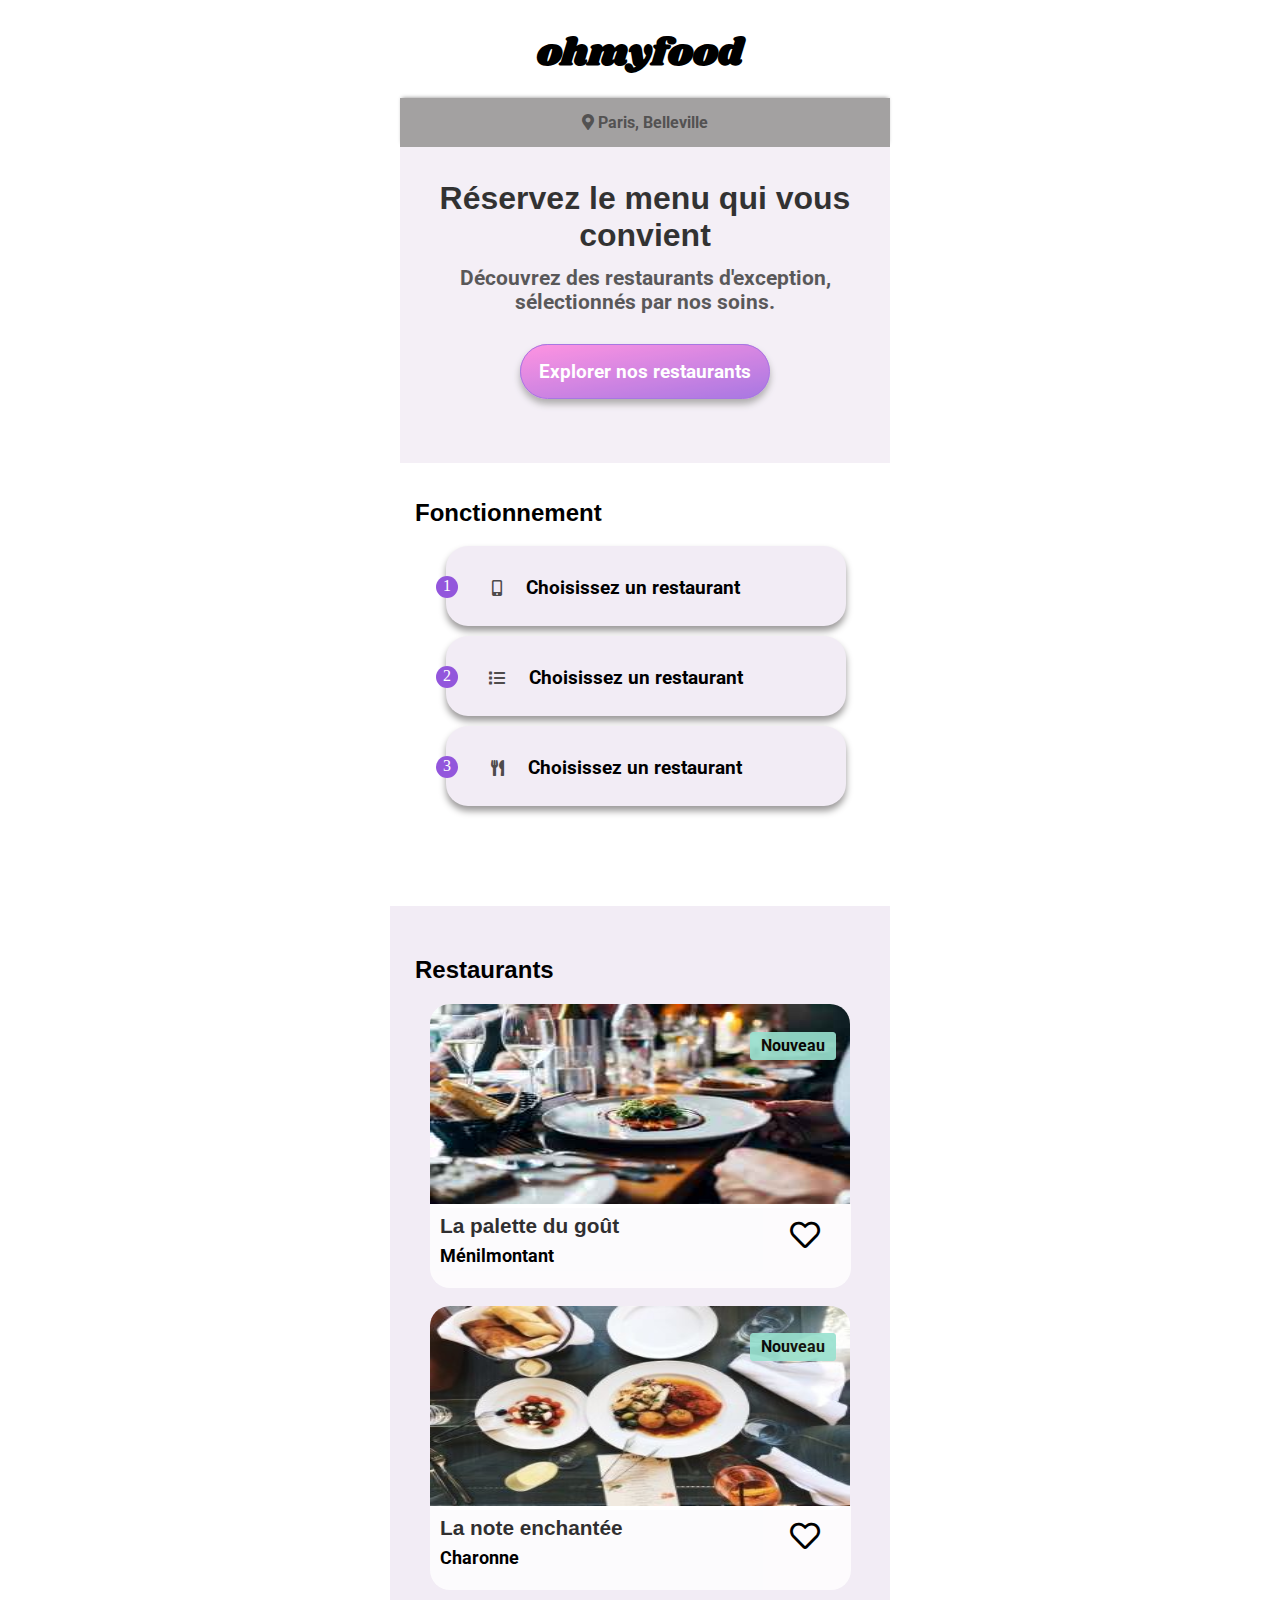
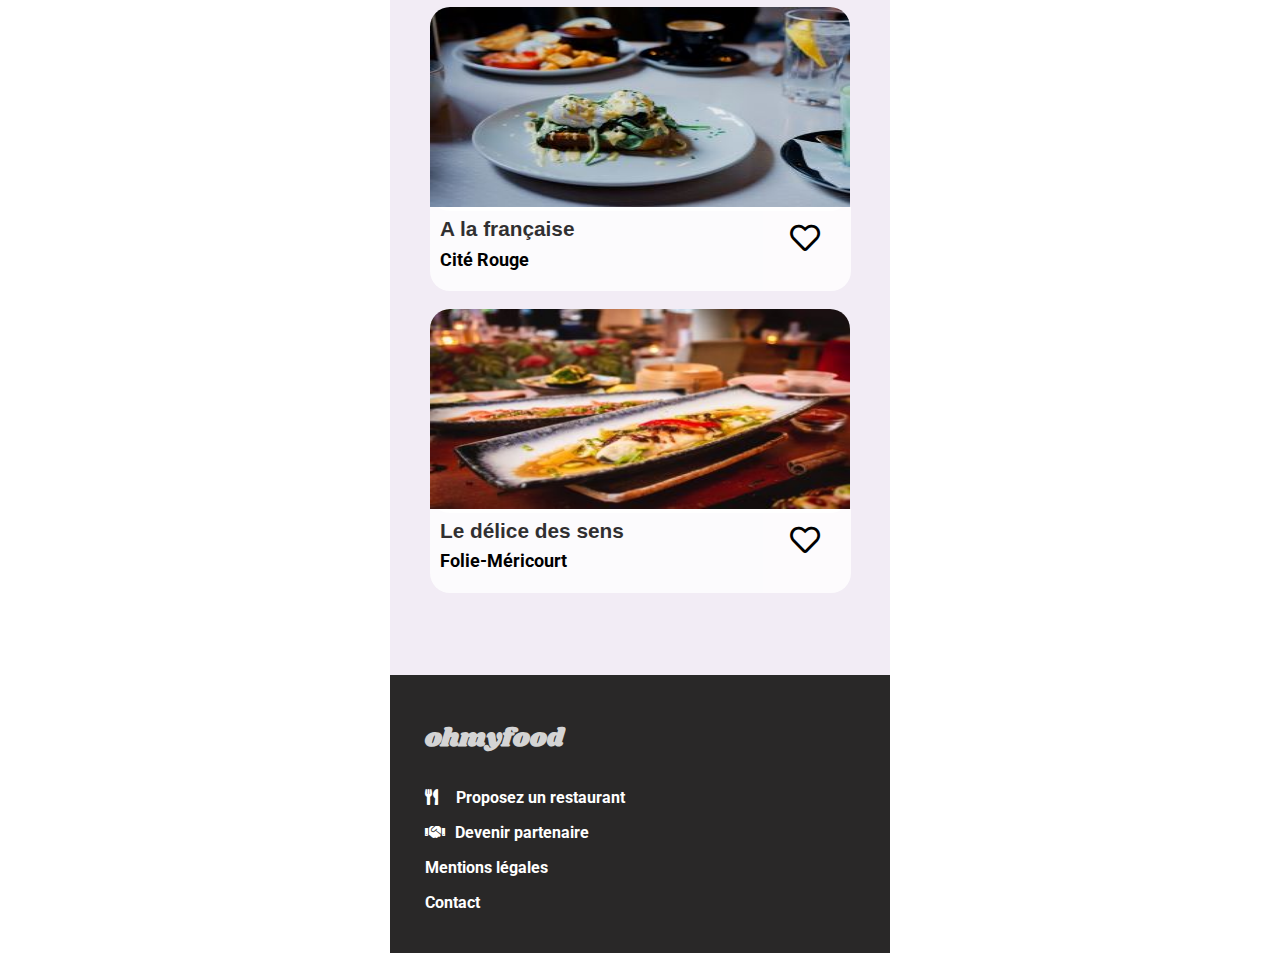
<file: index.html>
<!DOCTYPE html>
<head>
    <meta charset="utf-8">
    <title>ohmyfood</title>
    <link href="css/main.css" rel="stylesheet">
    <link href="css/all.min.css" rel="stylesheet">
    <meta name="viewport" content="width=device-width, initial-scale=1.0">
</head>
<body>
    <header>
        <h1>ohmyfood</h1>
        <p class="localisation"><i class="fas fa-map-marker-alt" aria-hidden="true"></i> Paris, Belleville</p>
        <div class="intro">
            <h2>Réservez le menu qui vous convient</h2>                
            <h3>Découvrez des restaurants d'exception, sélectionnés par nos soins.</h3>  
            <a class="bouton" href= "#">Explorer nos restaurants</a>
        </div>
    </header>
    <section class="fonctionnement">
        <h2>Fonctionnement</h2> 
        <ol>
            <li>
                <span class="nombre">1</span>
                <span class="icone"><i class="fas fa-mobile-alt"></i></span>
                <span class="option">Choisissez un restaurant</span>
            </li>
            <li>
                <span class="nombre">2</span>
                <span class="icone"><i class="fas fa-list"></i></span>
                <span class="option">Choisissez un restaurant</span>
            </li>
            <li>
                <span class="nombre">3</span>
                <span class="icone"><i class="fas fa-utensils"></i></span>
                <span class="option">Choisissez un restaurant</span>
            </li>
        </ol>
    </section>
    <section class="resto">
        <h2>Restaurants</h2>
        <article>
            <figure>
                <img src="images/jay-wennington.jpg" alt="jay">
            </figure>
            <h3 class="titre">La palette du goût</h3>
            <h4>Ménilmontant</h4>
            <span class="etiquette">Nouveau</span>
            <span class='coeur'><i class="far fa-heart"></i></span>
        </article>
            
        <article>
            <figure>
                <img src="images/stil.jpg" alt="stil">
            </figure>
            <h3 class="titre">La note enchantée</h3>
            <h4>Charonne</h4>
            <span class="etiquette">Nouveau</span>
            <span class='coeur'><i class="far fa-heart"></i></span>
        </article>

        <article>
            <figure>
                <img src="images/toa.jpg" alt="toa">
            </figure>
            <h3 class="titre">A la française</h3>
            <h4>Cité Rouge</h4>
            <span class='coeur'><i class="far fa-heart"></i></span>

        </article>
            
        <article>
            <figure>  
                <img src="images/louis.jpg" alt="louis">
            </figure>
            <h3 class="titre">Le délice des sens</h3>
            <h4>Folie-Méricourt</h4>
            <span class='coeur'><i class="far fa-heart"></i></span>
        </article>
    </section>
        
    <footer>
        <h3>ohmyfood</h3>
        <p><i class="fas fa-utensils"></i><span>Proposez un restaurant</span></p>
        <p><i class="fas fa-handshake"></i><span class="partenaire">Devenir partenaire</span></p>
        <p>Mentions légales</p>
        <p>Contact</p>
    </footer>
        
            
        
</body>      
</html>
</file>
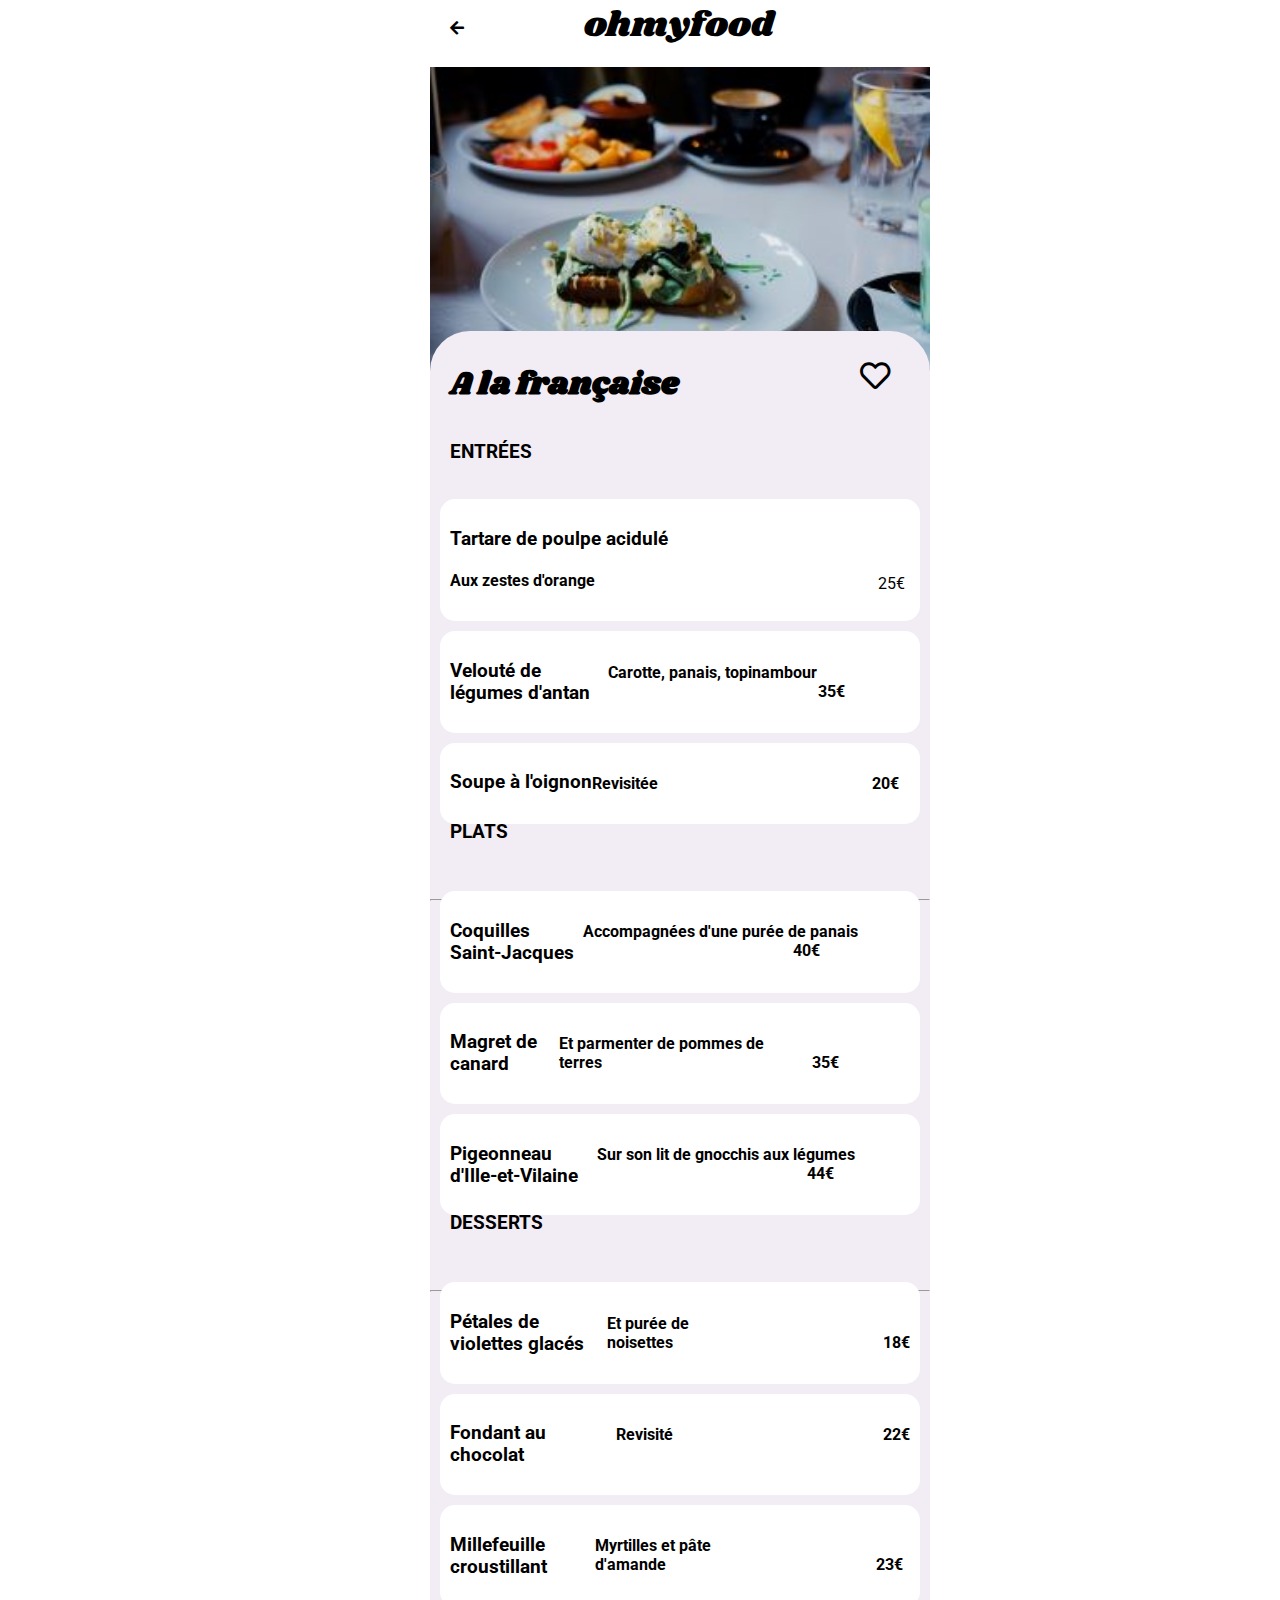
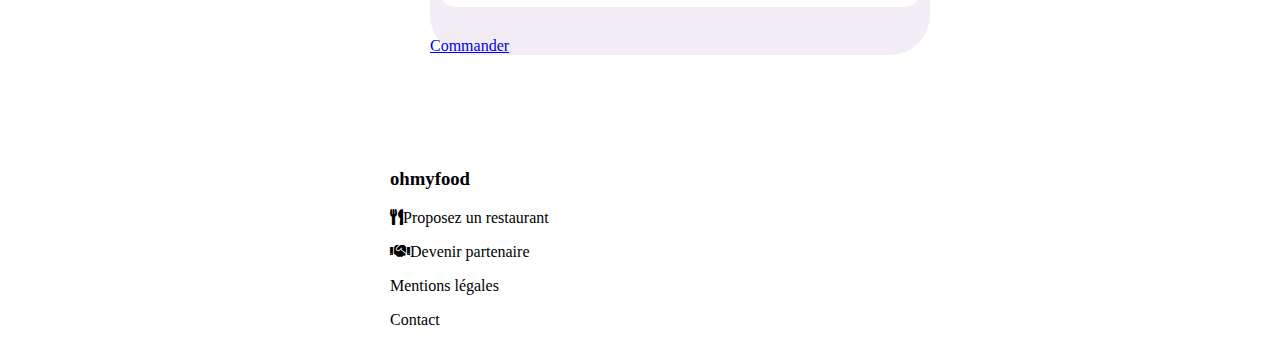
<file: menu1.html>
<!DOCTYPE html>
<head>
    <meta charset="utf-8">
    <title>ohmyfood</title>
    <link href="css/style1.css" rel="stylesheet">
    <link href="css/all.min.css" rel="stylesheet">
    <meta name="viewport" content="width=device-width, initial-scale=1.0">
</head>
<body>
    <header>
        <div class='fleche'><i class="fas fa-arrow-left"></i></div>
        <div class="titre">ohmyfood</div>
    </header>
    <figure>
        <img src="images/toa.jpg" alt="toa">
    </figure>

    
    <section>
        <h1>A la française</h1>
        <span class="coeur"><i class="far fa-heart"></i></span>
        <h2>Entrées</h2>
        <article>
            <div class="menus">
                <h3>Tartare de poulpe acidulé</h3>
                <h4> Aux zestes d'orange</h4>
            </div>
            <div class='prix'>25€</div>
        </article>
        <article>
            <h3>Velouté de légumes d'antan</h3>
            <h4>Carotte, panais, topinambour <span class="prix">35€</span></h4>
        </article>
        <article>
            <h3>Soupe à l'oignon</h3>
            <h4>Revisitée <span class="prix">20€</span></h4>
        </article>

        <h2>Plats</h2>
        <hr>
        <article>
            <h3>Coquilles Saint-Jacques</h3>
            <h4>Accompagnées d'une purée de panais <span class="prix">40€</span></h4>
        </article>
        <article>
            <h3>Magret de canard</h3>
            <h4>Et parmenter de pommes de terres<span class="prix">35€</span></h4>
        </article>
        <article>
            <h3>Pigeonneau d'Ille-et-Vilaine</h3>
            <h4>Sur son lit de gnocchis aux légumes <span class="prix">44€</span></h4>
        </article>

        <h2>Desserts</h2>
        <hr>
        <article>
            <h3>Pétales de violettes glacés</h3>
            <h4>Et purée de noisettes<span class="prix">18€</span></h4>
        </article>
        <article>
            <h3>Fondant au chocolat</h3>
            <h4>Revisité<span class="prix">22€</span></h4>
        </article>
        <article>
            <h3>Millefeuille croustillant</h3>
            <h4>Myrtilles et pâte d'amande<span class="prix">23€</span></h4>
        </article>

        <a class="bouton" href="#">Commander</a>
    </section>

    <footer>
        <h3>ohmyfood</h3>
        <p><i class="fas fa-utensils"></i><span>Proposez un restaurant</span></p>
        <p><i class="fas fa-handshake"></i><span class="partenaire">Devenir partenaire</span></p>
        <p>Mentions légales</p>
        <p>Contact</p>
    </footer>


















</body>
</html>
</file>
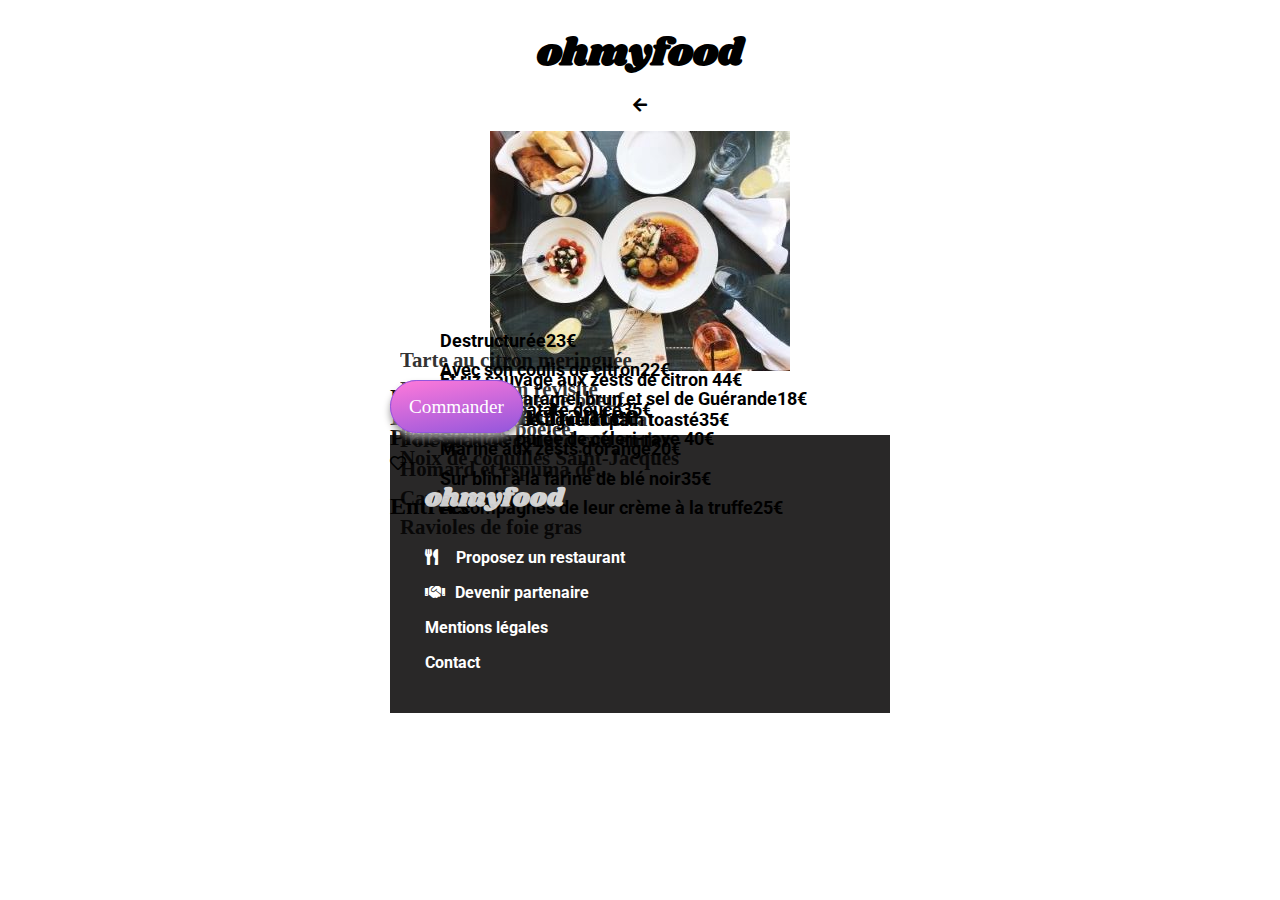
<file: menu2.html>
<!DOCTYPE html>
<head>
    <meta charset="utf-8">
    <title>ohmyfood</title>
    <link href="css/main.css" rel="stylesheet">
    <link href="css/all.min.css" rel="stylesheet">
    <meta name="viewport" content="width=device-width, initial-scale=1.0">
</head>
<body>
    <header>
        <h1>ohmyfood</h1>
        <span><i class="fas fa-arrow-left"></i></span>
        <figure>
            <img src="images/stil.jpg" alt="stil">
        </figure>
    </header>
    <section>
        <h1>La note enchantée</h1>
        <span><i class="far fa-heart"></i><span>
        <h2>Entrées</h2>
        <article>
            <h3>Ravioles de foie gras</h3>
            <h4>Accompagnés de leur crème à la truffe<span class="prix">25€</span></h4>
        </article>
        <article>
            <h3>Caviar osciètre</h3>
            <h4>Sur blini à la farine de blé noir<span class="prix">35€</span></h4>
        </article>
        <article>
            <h3>Homard et espuma de...</h3>
            <h4>Mariné aux zests d'orange<span class="prix">20€</span></h4>
        </article>
        <article>
            <h3>Foie gras de canard cuit entier</h3>
            <h4>Confiture de figue et pain toasté<span class="prix">35€</span></h4>
        </article>


        <h2>Plats</h2>
        <article>
            <h3>Noix de coquilles Saint-Jacques</h3>
            <h4>Sur lit de purée de céleri-rave <span class="prix">40€</span></h4>
        </article>
        <article>
            <h3>Langoustine poêlée</h3>
            <h4>Purée de patate douce<span class="prix">35€</span></h4>
        </article>
        <article>
            <h3>Mijoté de queue de boeuf</h3>
            <h4>Et riz sauvage aux zests de citron <span class="prix">44€</span></h4>
        </article>

        <h2>Desserts</h2>
        <article>
            <h3>Macaron noisette et chocolat</h3>
            <h4>Glace au caramel brun et sel de Guérande<span class="prix">18€</span></h4>
        </article>
        <article>
            <h3>Baba au rhum revisité</h3>
            <h4>Avec son coulis de citron<span class="prix">22€</span></h4>
        </article>
        <article>
            <h3>Tarte au citron meringuée</h3>
            <h4>Destructurée<span class="prix">23€</span></h4>
        </article>

        <a class="bouton" href="#">Commander</a>
    </section>

    <footer>
        <h3>ohmyfood</h3>
        <p><i class="fas fa-utensils"></i><span>Proposez un restaurant</span></p>
        <p><i class="fas fa-handshake"></i><span class="partenaire">Devenir partenaire</span></p>
        <p>Mentions légales</p>
        <p>Contact</p>
    </footer>


















</body>
</html>
</file>
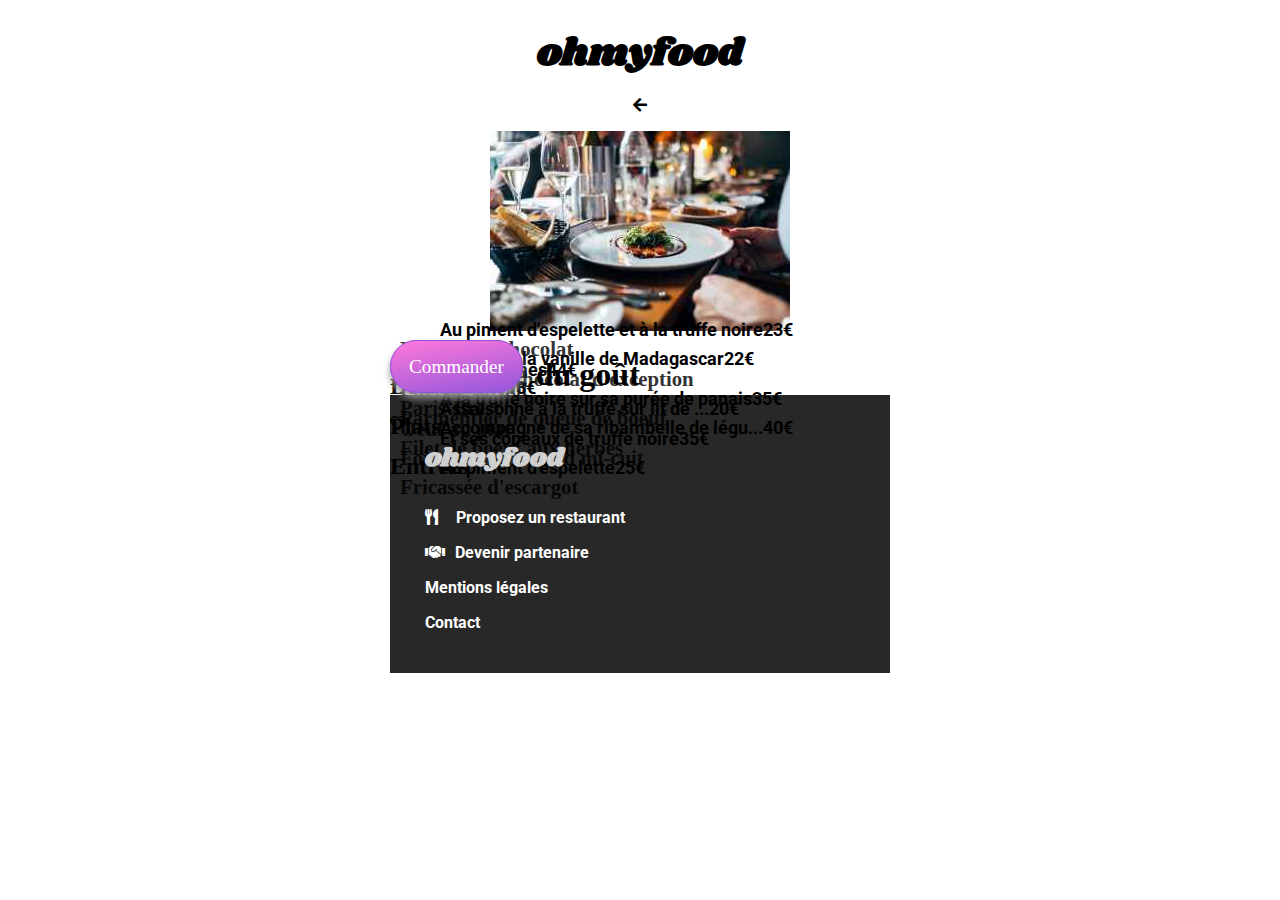
<file: menu3.html>
<!DOCTYPE html>
<head>
    <meta charset="utf-8">
    <title>ohmyfood</title>
    <link href="css/main.css" rel="stylesheet">
    <link href="css/all.min.css" rel="stylesheet">
    <meta name="viewport" content="width=device-width, initial-scale=1.0">
</head>
<body>
    <header>
        <h1>ohmyfood</h1>
        <span><i class="fas fa-arrow-left"></i></span>
        <figure>
            <img src="images/jay-wennington.jpg" alt="jay">
        </figure>
    </header>
    <section>
        <h1>La palette du goût</h1>
        <span><i class="far fa-heart"></i><span>
        <h2>Entrées</h2>
        <article>
            <h3>Fricassée d'escargot</h3>
            <h4>Au piment d'espelette<span class="prix">25€</span></h4>
        </article>
        <article>
            <h3>Foie gras de canard mi-cuit</h3>
            <h4>Et ses copeaux de truffe noire<span class="prix">35€</span></h4>
        </article>
        <article>
            <h3>Oeuf au plat</h3>
            <h4>Assaisonné à la truffe sur lit de ...<span class="prix">20€</span></h4>
        </article>

        <h2>Plats</h2>
        <article>
            <h3>Filet de boeuf aux herbes</h3>
            <h4>Accompagné de sa ribambelle de légu...<span class="prix">40€</span></h4>
        </article>
        <article>
            <h3>Parmentier de queue de boeuf</h3>
            <h4>A la truffe noire sur sa purée de panais<span class="prix">35€</span></h4>
        </article>
        <article>
            <h3>Filet de turbot</h3>
            <h4>Aux agrumes<span class="prix">44€</span></h4>
        </article>

        <h2>Desserts</h2>
        <article>
            <h3>Paris-Brest</h3>
            <h4>Revisité<span class="prix">18€</span></h4>
        </article>
        <article>
            <h3>Macaron au chocolat d'exception</h3>
            <h4>Et glace à la vanille de Madagascar<span class="prix">22€</span></h4>
        </article>
        <article>
            <h3>Mousse au chocolat</h3>
            <h4>Au piment d'espelette et à la truffe noire<span class="prix">23€</span></h4>
        </article>

        <a class="bouton" href="#">Commander</a>
    </section>

    <footer>
        <h3>ohmyfood</h3>
        <p><i class="fas fa-utensils"></i><span>Proposez un restaurant</span></p>
        <p><i class="fas fa-handshake"></i><span class="partenaire">Devenir partenaire</span></p>
        <p>Mentions légales</p>
        <p>Contact</p>
    </footer>


















</body>
</html>
</file>
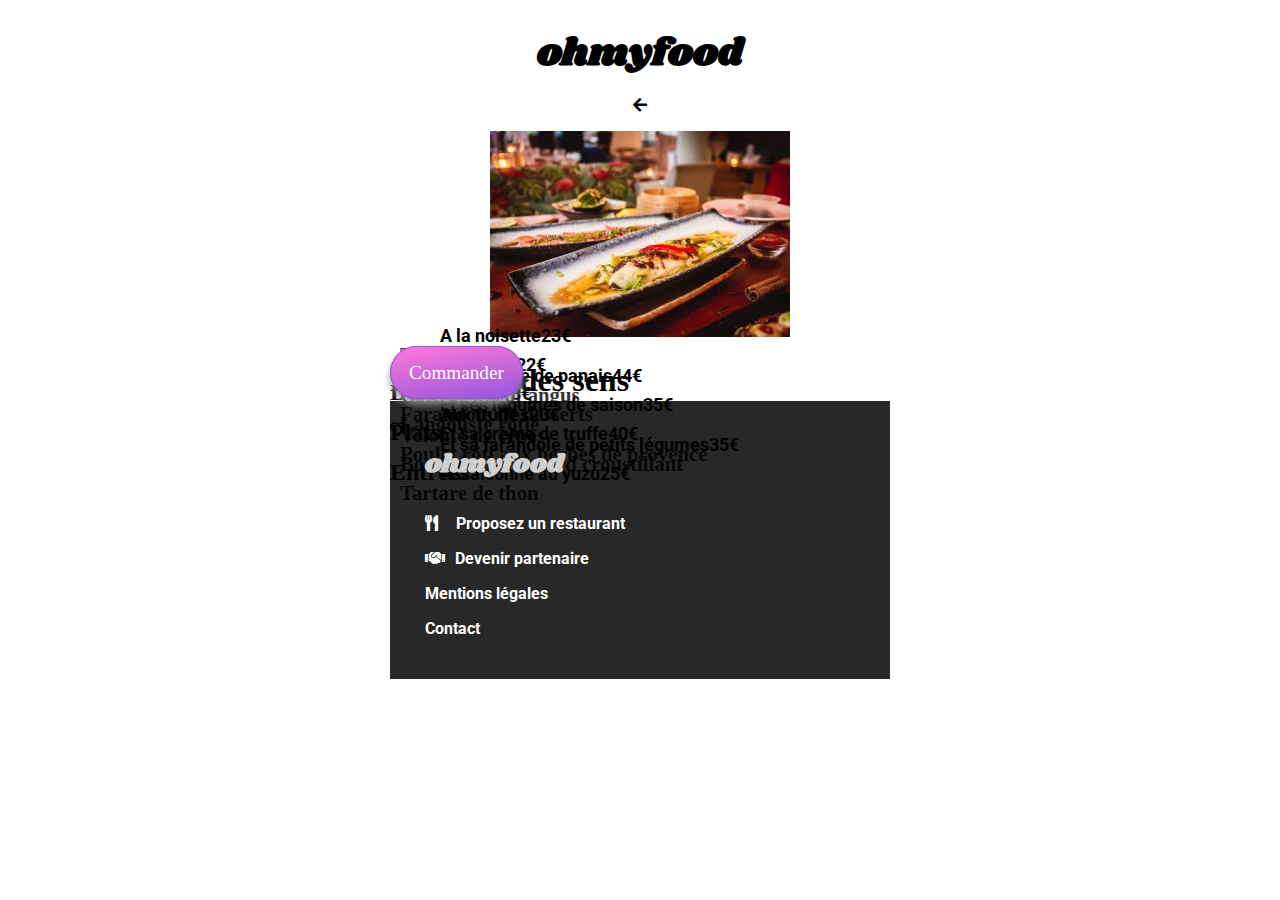
<file: menu4.html>
<!DOCTYPE html>
<head>
    <meta charset="utf-8">
    <title>ohmyfood</title>
    <link href="css/main.css" rel="stylesheet">
    <link href="css/all.min.css" rel="stylesheet">
    <meta name="viewport" content="width=device-width, initial-scale=1.0">
</head>
<body>
    <header>
        <h1>ohmyfood</h1>
        <span><i class="fas fa-arrow-left"></i></span>
        <figure>
            <img src="images/louis.jpg" alt="louis">
        </figure>
    </header>
    <section>
        <h1>Le délice des sens</h1>
        <span><i class="far fa-heart"></i><span>
        <h2>Entrées</h2>
        <article>
            <h3>Tartare de thon</h3>
            <h4>Assaisonné au yuzu<span class="prix">25€</span></h4>
        </article>
        <article>
            <h3>Bouchée de homard croustillant</h3>
            <h4>Et sa farandole de petits légumes<span class="prix">35€</span></h4>
        </article>
        <article>
            <h3>Velouté de cèpes</h3>
            <h4>Aux truffes<span class="prix">20€</span></h4>
        </article>

        <h2>Plats</h2>
        <article>
            <h3>Poulet rôti aux herbes de provence</h3>
            <h4>Et sa crème de truffe<span class="prix">40€</span></h4>
        </article>
        <article>
            <h3>Langouste rôtie</h3>
            <h4>Et ses légumes de saison<span class="prix">35€</span></h4>
        </article>
        <article>
            <h3>Côte de boeuf angus</h3>
            <h4>Et sa purée de panais<span class="prix">44€</span></h4>
        </article>

        <h2>Desserts</h2>
        <article>
            <h3>Farandole de desserts</h3>
            <h4>Du chef<span class="prix">18€</span></h4>
        </article>
        <article>
            <h3>Crème brulée</h3>
            <h4>Revisitée<span class="prix">22€</span></h4>
        </article>
        <article>
            <h3>Tiramisu</h3>
            <h4>A la noisette<span class="prix">23€</span></h4>
        </article>

        <a class="bouton" href="#">Commander</a>
    </section>

    <footer>
        <h3>ohmyfood</h3>
        <p><i class="fas fa-utensils"></i><span>Proposez un restaurant</span></p>
        <p><i class="fas fa-handshake"></i><span class="partenaire">Devenir partenaire</span></p>
        <p>Mentions légales</p>
        <p>Contact</p>
    </footer>


















</body>
</html>
</file>
<file: css/main.css>
@import url("https://fonts.googleapis.com/css2?family=Shrikhand&display=swap");
@import url("https://fonts.googleapis.com/css2?family=Roboto:wght@100&display=swap");
body {
  margin: auto;
  width: 500px;
}

footer {
  margin: auto;
  margin-top: -20px;
  background: #292828;
  color: white;
  font-family: "Roboto";
  padding: 25px;
}
footer h3 {
  font-family: "Shrikhand";
  font-size: 25.6px;
  top: -5px;
}

p {
  margin-left: 10px;
  font-weight: bold;
}
p span {
  margin-left: 18px;
}

.partenaire {
  margin-left: 10px;
}

header {
  text-align: center;
  display: block;
}
header h1 {
  font-family: "Shrikhand";
  margin-bottom: 15px;
  font-size: 38.4px;
}

.localisation {
  font-family: "Roboto";
  font-weight: bold;
  background-color: #a3a1a1;
  box-shadow: 0px -2px 4px -2px #888686;
  padding: 15px 15px;
  color: #535252;
}

.intro {
  background-color: #f2ecf5;
  opacity: 0.8;
  padding: 17px 0px 80px;
  position: relative;
  bottom: 16px;
  font-family: "Roboto";
  font-weight: bold;
  margin-left: 10px;
}
.intro h2 {
  position: relative;
  bottom: 10px;
  padding: 0px 15px;
  font-family: Arial, Helvetica, sans-serif;
  font-size: 32px;
}

h3 {
  font-size: 20.8px;
  font-weight: bold;
  position: relative;
  bottom: 25px;
  opacity: 0.8;
  padding: 0px 10px;
}

.bouton {
  text-decoration: none;
  color: white;
  width: 80px;
  height: 40px;
  border: solid 1px #9356DC;
  background: linear-gradient(170deg, #FF79DA, #9356DC);
  padding: 15px 18px;
  position: relative;
  border-radius: 40px;
  font-size: 19.2px;
  box-shadow: 0px 5px 7px #9b9999;
}

.fonctionnement {
  position: relative;
}
.fonctionnement h2 {
  font-family: Arial, Helvetica, sans-serif;
  margin-left: 25px;
}

ol {
  list-style-type: none;
  position: relative;
  left: 6px;
}
ol li {
  width: 400px;
  height: 40px;
  background: #f2ecf5;
  box-shadow: 0px 5px 7px #9b9999;
  text-align: center;
  padding-top: 40px;
  margin: 10px;
  position: relative;
  border-radius: 22px;
}

.nombre {
  width: 20px;
  height: 20px;
  background: #9356DC;
  padding: 1px;
  border-radius: 50%;
  position: absolute;
  left: -10px;
  color: white;
  margin-top: -10px;
}

.icone {
  color: #4e4b4b;
  position: relative;
  bottom: 10px;
  right: 40px;
}

.option {
  position: relative;
  bottom: 10px;
  font-size: 19.2px;
  font-family: "Roboto";
  font-weight: bold;
  right: 20px;
}

.resto {
  background-color: #f2ecf5;
  bottom: 200px;
  padding-top: 30px;
  padding-bottom: 100px;
  margin-top: 100px;
}
.resto h2 {
  margin-left: 25px;
  font-family: Arial, Helvetica, sans-serif;
}

article {
  position: relative;
  margin-bottom: -120px;
}
article figure {
  background-color: white;
  border-radius: 20px;
  position: relative;
}
article figure img {
  width: 420px;
  height: 200px;
  border-radius: 20px 20px 0px 0px;
}

.titre {
  margin-left: 40px;
  font-family: Arial, Helvetica, sans-serif;
  margin-right: 39px;
  padding-top: 10px;
  background: white;
  padding-bottom: 50px;
  border-radius: 0px 0px 20px 20px;
  position: relative;
}

h4 {
  margin-left: 50px;
  font-family: "Roboto";
  font-size: 17.6px;
  position: relative;
  bottom: 90px;
}

.etiquette {
  width: 70px;
  height: 20px;
  border: 1px solid #99E2D0;
  text-align: center;
  background: #99E2D0;
  padding: 3px 7px;
  font-family: "Roboto";
  font-weight: bold;
  opacity: 0.9;
  border-radius: 3px;
  bottom: 350px;
  left: 360px;
  position: absolute;
}

.coeur {
  position: relative;
  left: 400px;
  bottom: 160px;
}
.coeur i {
  font-size: 30px;
}

/*# sourceMappingURL=main.css.map */
</file>
<file: css/style1.css>
@import url("https://fonts.googleapis.com/css2?family=Shrikhand&display=swap");
@import url("https://fonts.googleapis.com/css2?family=Roboto:wght@100&display=swap");
body {
  margin: auto;
  width: 500px;
}

header {
  display: flex;
}
header .titre {
  margin-left: 120px;
  font-size: 35.2px;
  font-family: "Shrikhand";
}

.fleche {
  margin-left: 60px;
  margin-top: 20px;
}

figure img {
  width: 500px;
}

section {
  background: #f2ecf5;
  left: 40px;
  bottom: 95px;
  position: relative;
  border-radius: 40px;
}
section h1 {
  font-family: "Shrikhand";
  padding-top: 30px;
  margin-left: 20px;
  font-size: 32px;
}

.coeur {
  margin-left: 430px;
  font-size: 30.4px;
  position: relative;
  bottom: 69px;
}

h2 {
  font-family: "Roboto";
  text-transform: uppercase;
  font-size: 19.2px;
  bottom: 40px;
  position: relative;
  left: 20px;
}

article {
  display: flex;
  background-color: white;
  font-family: "Roboto";
  margin: 10px;
  padding: 10px;
  border-radius: 15px;
  bottom: 20px;
  position: relative;
}

.prix {
  margin-left: 210px;
  margin-top: 65px;
}

/*# sourceMappingURL=style1.css.map */
</file>
